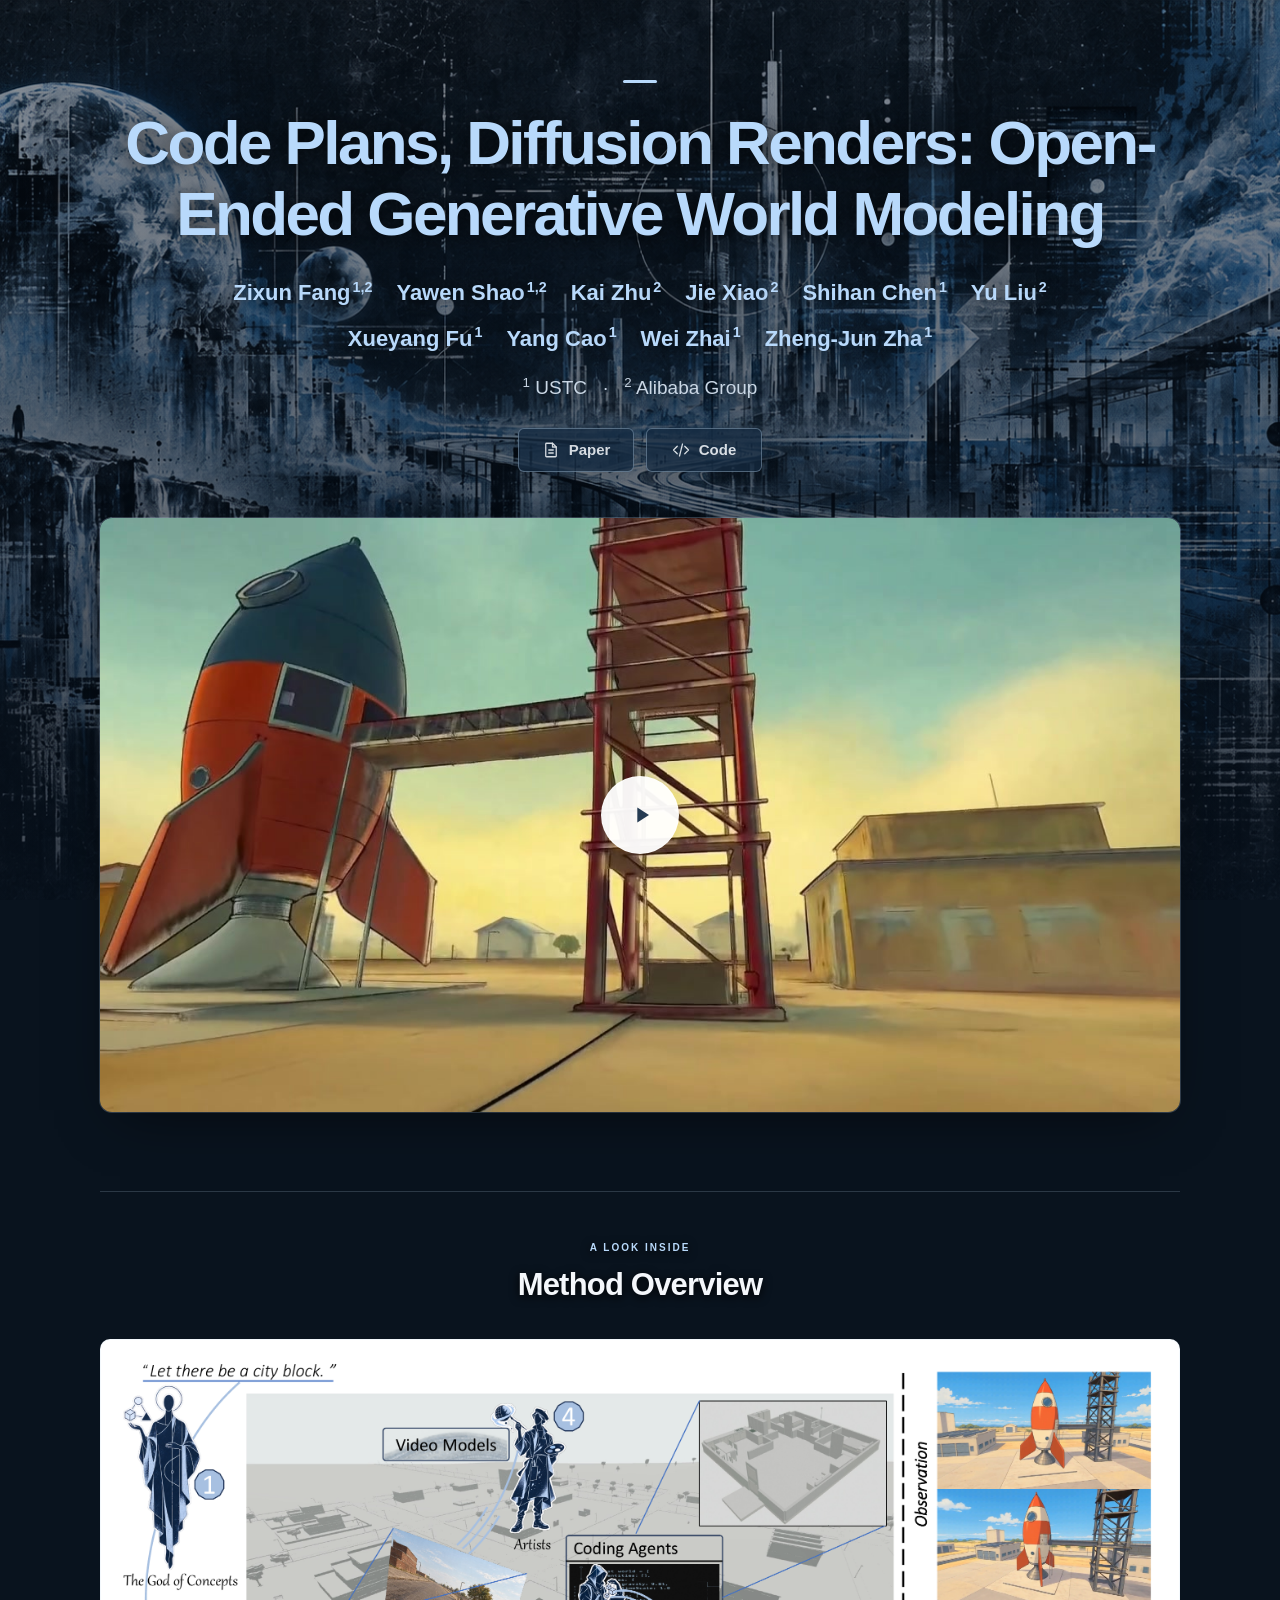
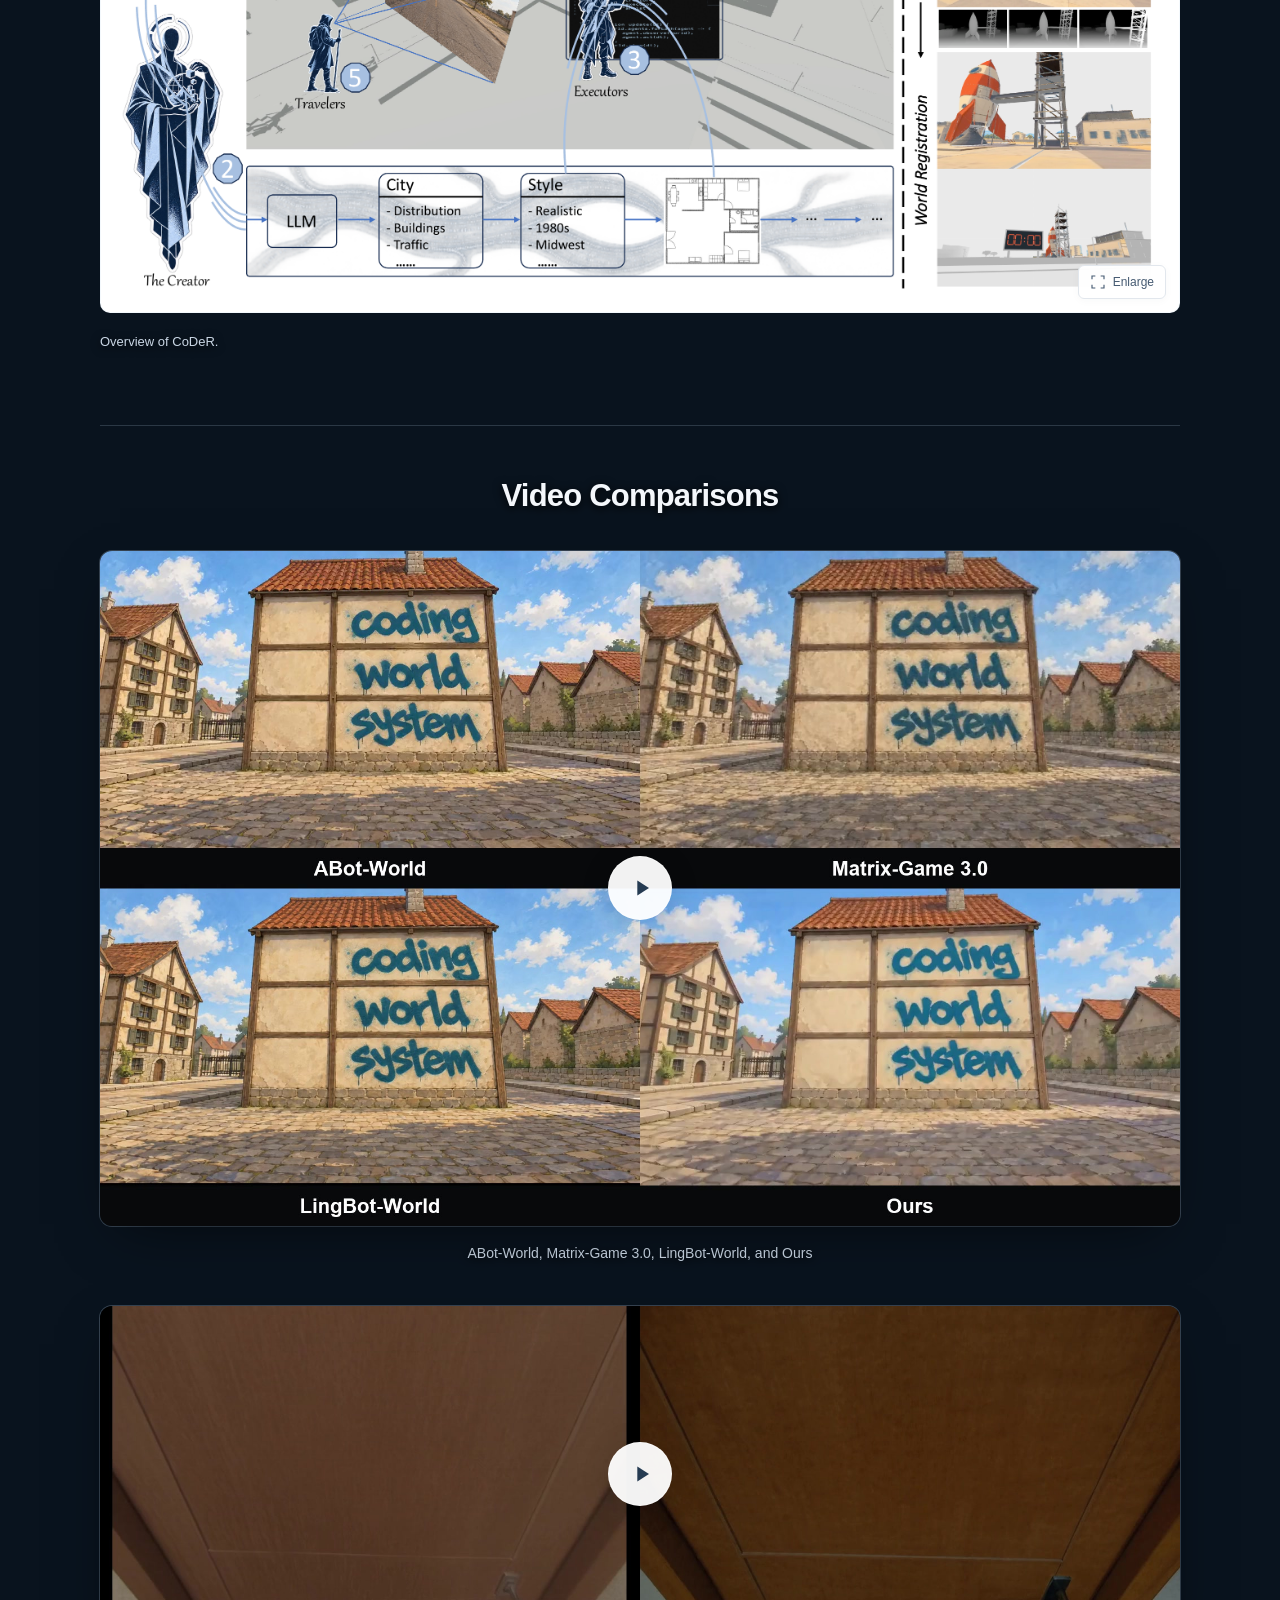
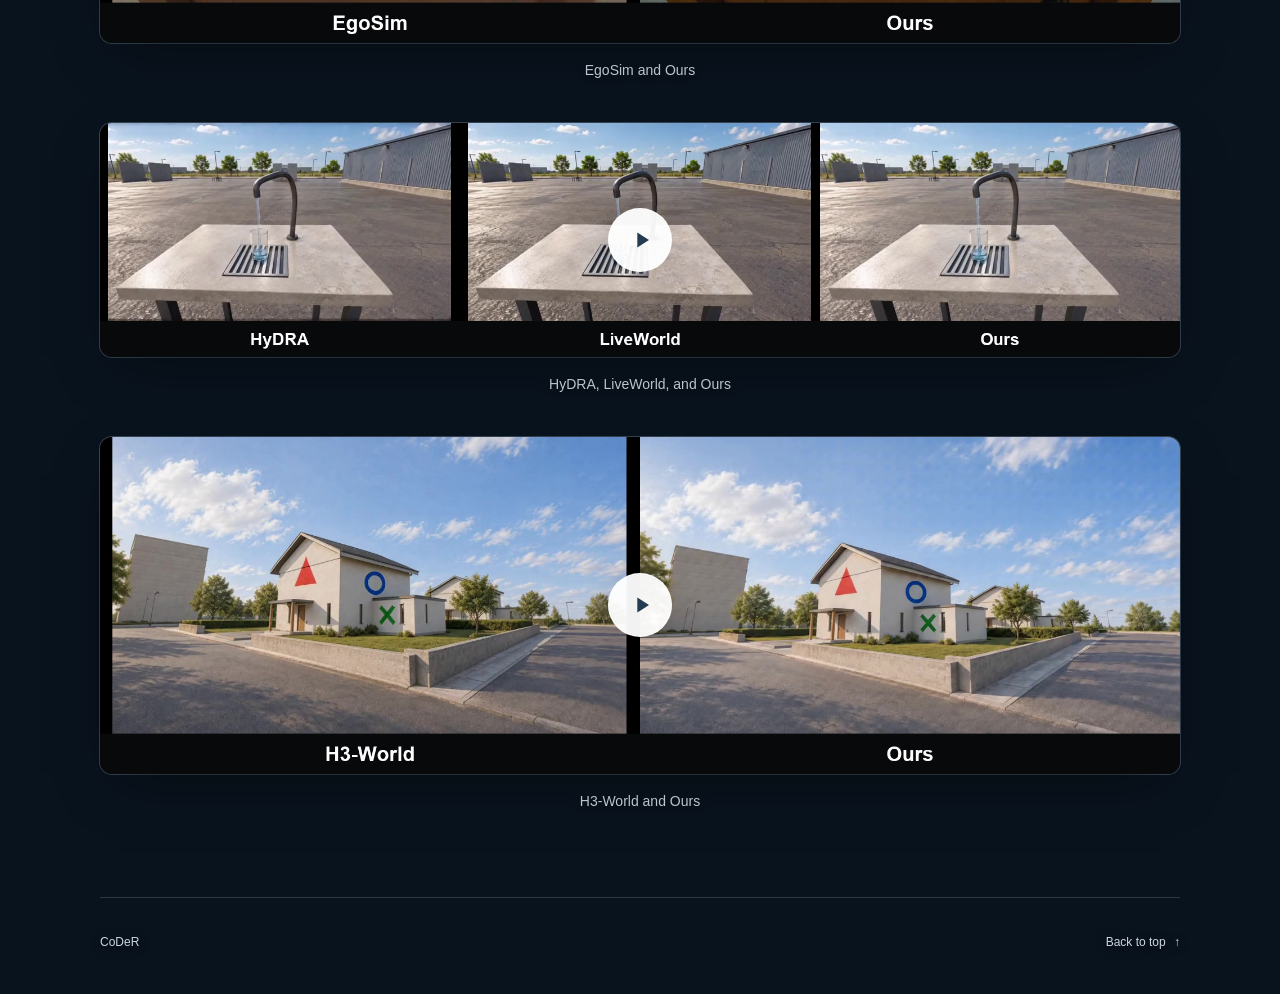
<file: CoDeR.html>
<!doctype html>
<html lang="en">
  <head>
    <meta charset="utf-8">
    <meta name="viewport" content="width=device-width, initial-scale=1">
    <meta name="theme-color" content="#09131e">
    <meta name="description" content="Code Plans, Diffusion Renders: Open-Ended Generative World Modeling — project video and method overview.">
    <title>Code Plans, Diffusion Renders: Open-Ended Generative World Modeling</title>
    <link rel="icon" href="images/favicon.ico" type="image/x-icon">
    <link rel="stylesheet" href="static/CoDeR/css/index.css">
    <script src="static/CoDeR/js/index.js" defer></script>
  </head>
  <body id="top">
    <a class="skip-link" href="#teaser">Skip to project video</a>

    <main class="project">
      <header class="project-header">
        <div class="title-mark" aria-hidden="true"></div>
        <h1><span>Code Plans, Diffusion Renders: Open-Ended Generative World Modeling</span></h1>
        <div class="authors" aria-label="Authors">
          <p class="author-row">
            <span class="author">Zixun Fang<sup>1,2</sup></span>
            <span class="author">Yawen Shao<sup>1,2</sup></span>
            <span class="author">Kai Zhu<sup>2</sup></span>
            <span class="author">Jie Xiao<sup>2</sup></span>
            <span class="author">Shihan Chen<sup>1</sup></span>
            <span class="author">Yu Liu<sup>2</sup></span>
          </p>
          <p class="author-row">
            <span class="author">Xueyang Fu<sup>1</sup></span>
            <span class="author">Yang Cao<sup>1</sup></span>
            <span class="author">Wei Zhai<sup>1</sup></span>
            <span class="author">Zheng-Jun Zha<sup>1</sup></span>
          </p>
        </div>
        <p class="affiliations" aria-label="Affiliations">
          <span><sup>1</sup> USTC</span>
          <span aria-hidden="true">·</span>
          <span><sup>2</sup> Alibaba Group</span>
        </p>
        <div class="project-links" role="group" aria-label="Project resources">
          <button class="resource-button" type="button" disabled title="Coming soon" aria-label="Paper (coming soon)">
            <svg viewBox="0 0 24 24" width="18" height="18" fill="none" stroke="currentColor" stroke-width="1.7" stroke-linecap="round" stroke-linejoin="round" aria-hidden="true"><path d="M14 3H6a1 1 0 0 0-1 1v16a1 1 0 0 0 1 1h12a1 1 0 0 0 1-1V8z"/><path d="M14 3v5h5M9 12h6M9 16h6"/></svg>
            <span>Paper</span>
          </button>
          <button class="resource-button" type="button" disabled title="Coming soon" aria-label="Code (coming soon)">
            <svg viewBox="0 0 24 24" width="18" height="18" fill="none" stroke="currentColor" stroke-width="1.7" stroke-linecap="round" stroke-linejoin="round" aria-hidden="true"><path d="m7 7-5 5 5 5m10-10 5 5-5 5M14 4l-4 16"/></svg>
            <span>Code</span>
          </button>
        </div>
      </header>

      <section id="teaser" class="teaser-section" aria-label="Teaser video">
        <figure>
          <div class="video-frame">
            <video id="teaser-video" controls playsinline preload="none"
              poster="static/CoDeR/images/teaser-poster.jpg" width="1280" height="704"
              aria-label="CoDeR teaser video">
              <source src="static/CoDeR/videos/teaser.mp4" type="video/mp4">
              Your browser does not support embedded video.
              <a href="static/CoDeR/videos/teaser.mp4">Download the teaser video</a>.
            </video>
            <button class="play-button" id="play-teaser" type="button" aria-label="Play teaser video" hidden>
              <svg viewBox="0 0 24 24" width="28" height="28" aria-hidden="true"><path d="M8 5.5v13l10-6.5z" fill="currentColor"/></svg>
            </button>
          </div>
        </figure>
        <p id="video-error" class="video-error" role="status" hidden>
          Unable to play the video in this browser. <a href="static/CoDeR/videos/teaser.mp4" download>Download the video</a> to watch it locally.
        </p>
      </section>

      <section id="method" class="method-section" aria-labelledby="method-title">
        <div class="section-heading">
          <span class="section-eyebrow">A LOOK INSIDE</span>
          <h2 id="method-title">Method Overview</h2>
        </div>
        <figure>
          <a class="method-figure" id="open-method" href="static/CoDeR/images/method.png" target="_blank" rel="noopener"
            aria-label="Enlarge the CoDeR method diagram">
            <img src="static/CoDeR/images/method.png" alt="CoDeR method diagram: concepts guide an LLM creator; coding agents construct the world, video models act as artists, and travelers observe it. The right panel shows observation and world registration."
              width="2560" height="1323" loading="lazy" decoding="async">
            <span class="expand-hint" aria-hidden="true">
              <svg viewBox="0 0 24 24" width="16" height="16" fill="none" stroke="currentColor" stroke-width="1.7"><path d="M8 3H3v5m13-5h5v5M3 16v5h5m13-5v5h-5"/></svg>
              Enlarge
            </span>
          </a>
          <figcaption class="method-caption">
            <span>Overview of CoDeR.</span>
          </figcaption>
        </figure>
      </section>
      <section id="comparisons" class="comparisons-section" aria-labelledby="comparisons-title">
        <div class="section-heading">
          <h2 id="comparisons-title">Video Comparisons</h2>
        </div>
        <div class="comparison-list">
          <figure class="comparison-item">
            <div class="video-frame">
              <video class="comparison-video" controls playsinline preload="none"
                poster="static/CoDeR/images/supplementary/video1-poster.jpg" width="1920" height="1200"
                aria-label="Comparison with ABot-World, Matrix-Game 3.0, and LingBot-World" aria-describedby="video1-caption">
                <source src="static/CoDeR/videos/supplementary/video1.mp4" type="video/mp4">
                Your browser does not support embedded video. <a href="static/CoDeR/videos/supplementary/video1.mp4">Download video 1</a>.
              </video>
            </div>
            <figcaption id="video1-caption" class="comparison-caption">ABot-World, Matrix-Game 3.0, LingBot-World, and Ours</figcaption>
          </figure>
          <figure class="comparison-item">
            <div class="video-frame">
              <video class="comparison-video" controls playsinline preload="none"
                poster="static/CoDeR/images/supplementary/video2-poster.jpg" width="1920" height="600"
                aria-label="Comparison with EgoSim" aria-describedby="video2-caption">
                <source src="static/CoDeR/videos/supplementary/video2.mp4" type="video/mp4">
                Your browser does not support embedded video. <a href="static/CoDeR/videos/supplementary/video2.mp4">Download video 2</a>.
              </video>
            </div>
            <figcaption id="video2-caption" class="comparison-caption">EgoSim and Ours</figcaption>
          </figure>
          <figure class="comparison-item">
            <div class="video-frame">
              <video class="comparison-video" controls playsinline preload="none"
                poster="static/CoDeR/images/supplementary/video3-poster.jpg" width="1920" height="416"
                aria-label="Comparison with HyDRA and LiveWorld" aria-describedby="video3-caption">
                <source src="static/CoDeR/videos/supplementary/video3.mp4" type="video/mp4">
                Your browser does not support embedded video. <a href="static/CoDeR/videos/supplementary/video3.mp4">Download video 3</a>.
              </video>
            </div>
            <figcaption id="video3-caption" class="comparison-caption">HyDRA, LiveWorld, and Ours</figcaption>
          </figure>
          <figure class="comparison-item">
            <div class="video-frame">
              <video class="comparison-video" controls playsinline preload="none"
                poster="static/CoDeR/images/supplementary/video4-poster.jpg" width="1920" height="600"
                aria-label="Comparison with H3-World" aria-describedby="video4-caption">
                <source src="static/CoDeR/videos/supplementary/video4.mp4" type="video/mp4">
                Your browser does not support embedded video. <a href="static/CoDeR/videos/supplementary/video4.mp4">Download video 4</a>.
              </video>
            </div>
            <figcaption id="video4-caption" class="comparison-caption">H3-World and Ours</figcaption>
          </figure>
        </div>
      </section>
    </main>

    <footer class="site-footer">
      <span>CoDeR</span>
      <a href="#top">Back to top <span aria-hidden="true">↑</span></a>
    </footer>

    <dialog id="method-dialog" aria-labelledby="dialog-title">
      <div class="dialog-toolbar">
        <h2 id="dialog-title">Method Overview</h2>
        <div class="dialog-actions">
          <button type="button" id="zoom-method" class="dialog-action" aria-pressed="false">Zoom in</button>
          <a class="dialog-action" href="static/CoDeR/pdfs/method.pdf" target="_blank" rel="noopener">PDF <span aria-hidden="true">↗</span></a>
          <button type="button" id="close-method" class="close-button" aria-label="Close method diagram" autofocus>
            <svg viewBox="0 0 24 24" width="20" height="20" fill="none" stroke="currentColor" stroke-width="1.7" aria-hidden="true"><path d="m6 6 12 12M6 18 18 6"/></svg>
          </button>
        </div>
      </div>
      <div class="dialog-image-container">
        <img src="static/CoDeR/images/method.png" width="2560" height="1323" alt="Enlarged CoDeR method diagram">
      </div>
    </dialog>
  </body>
</html>
</file>
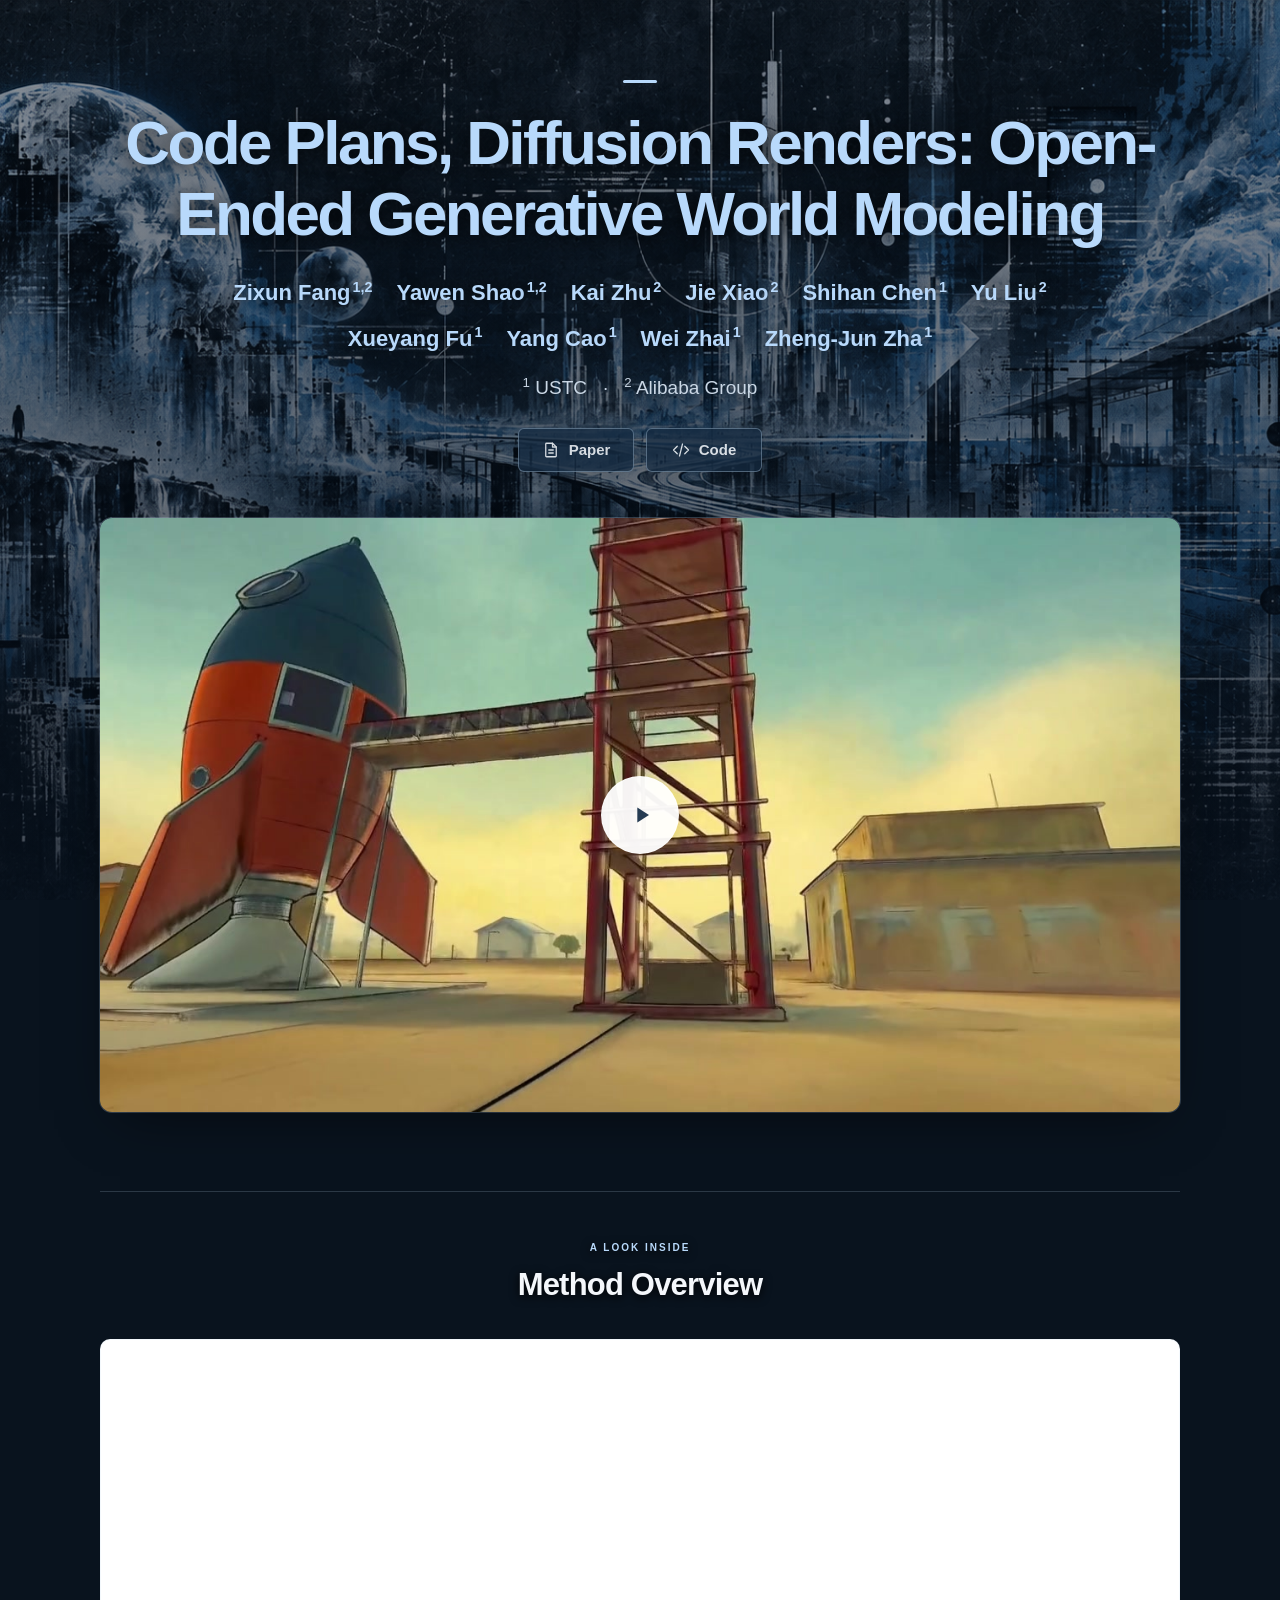
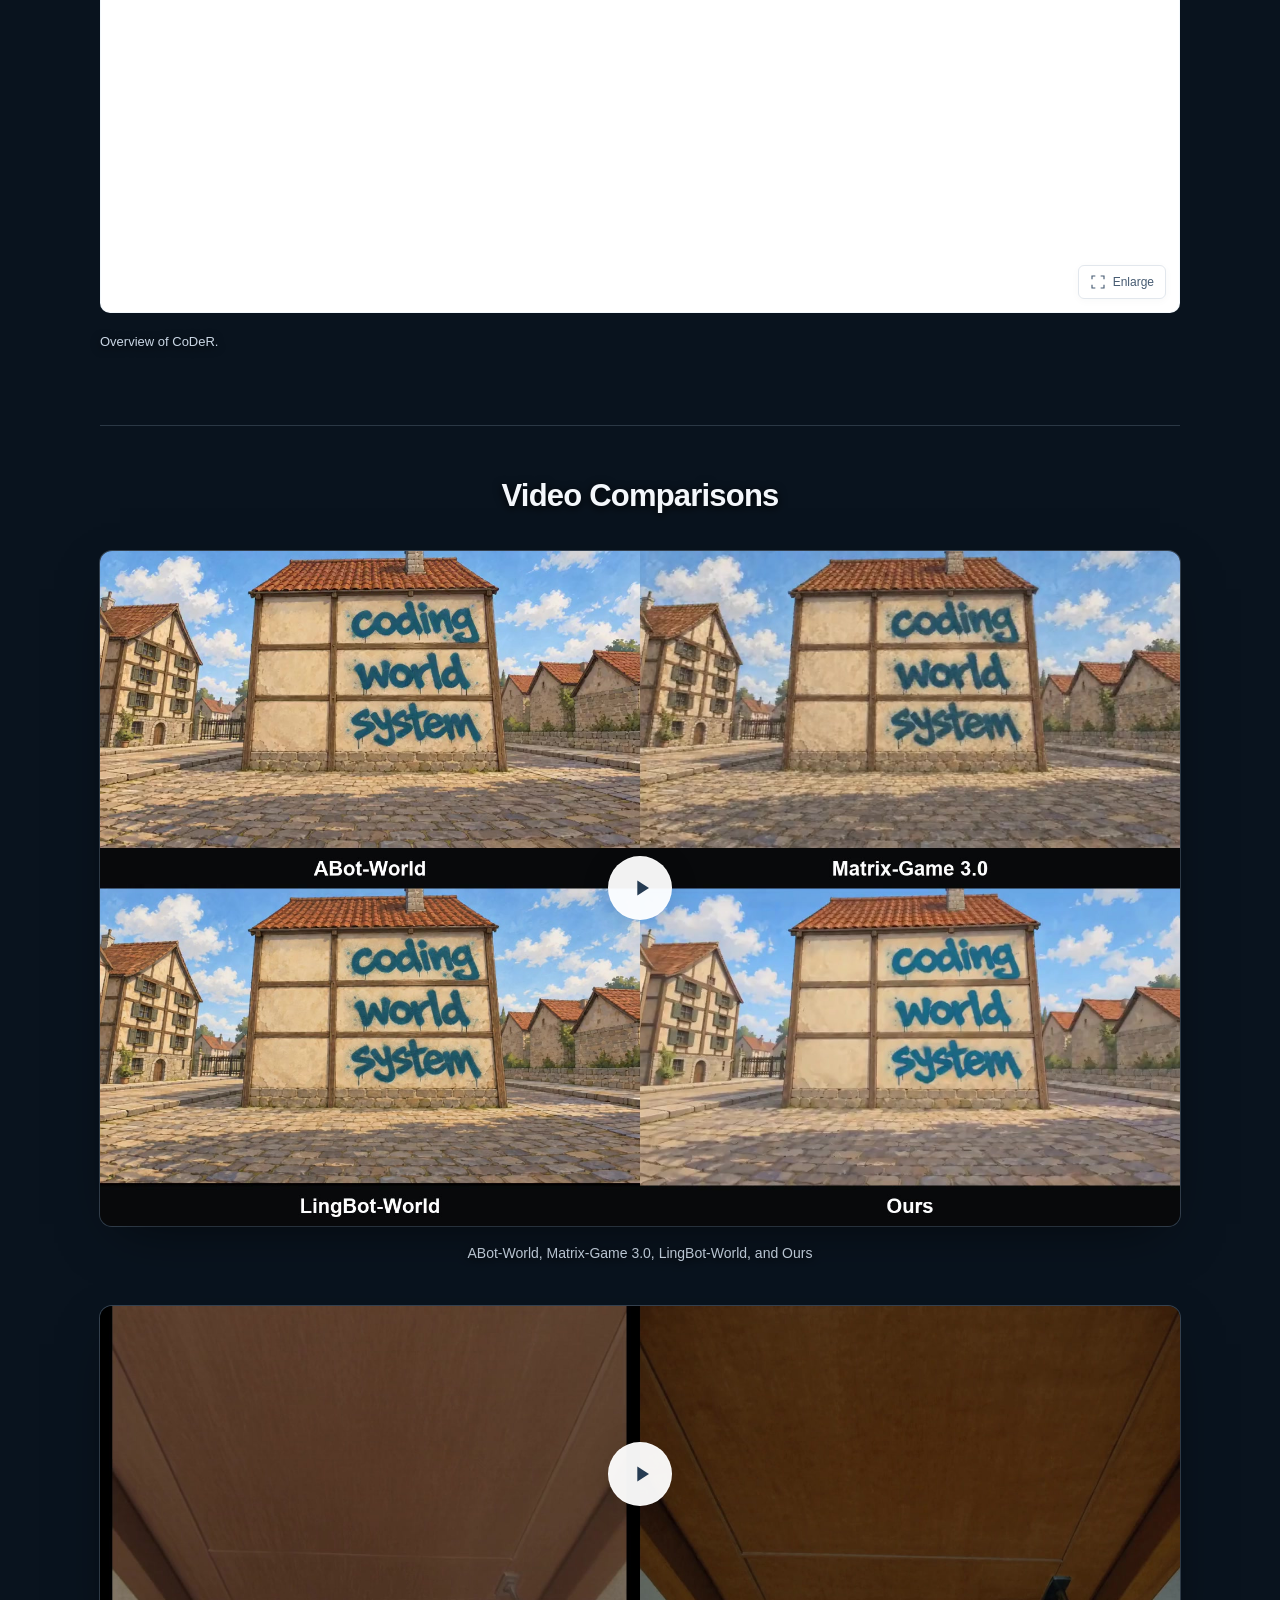
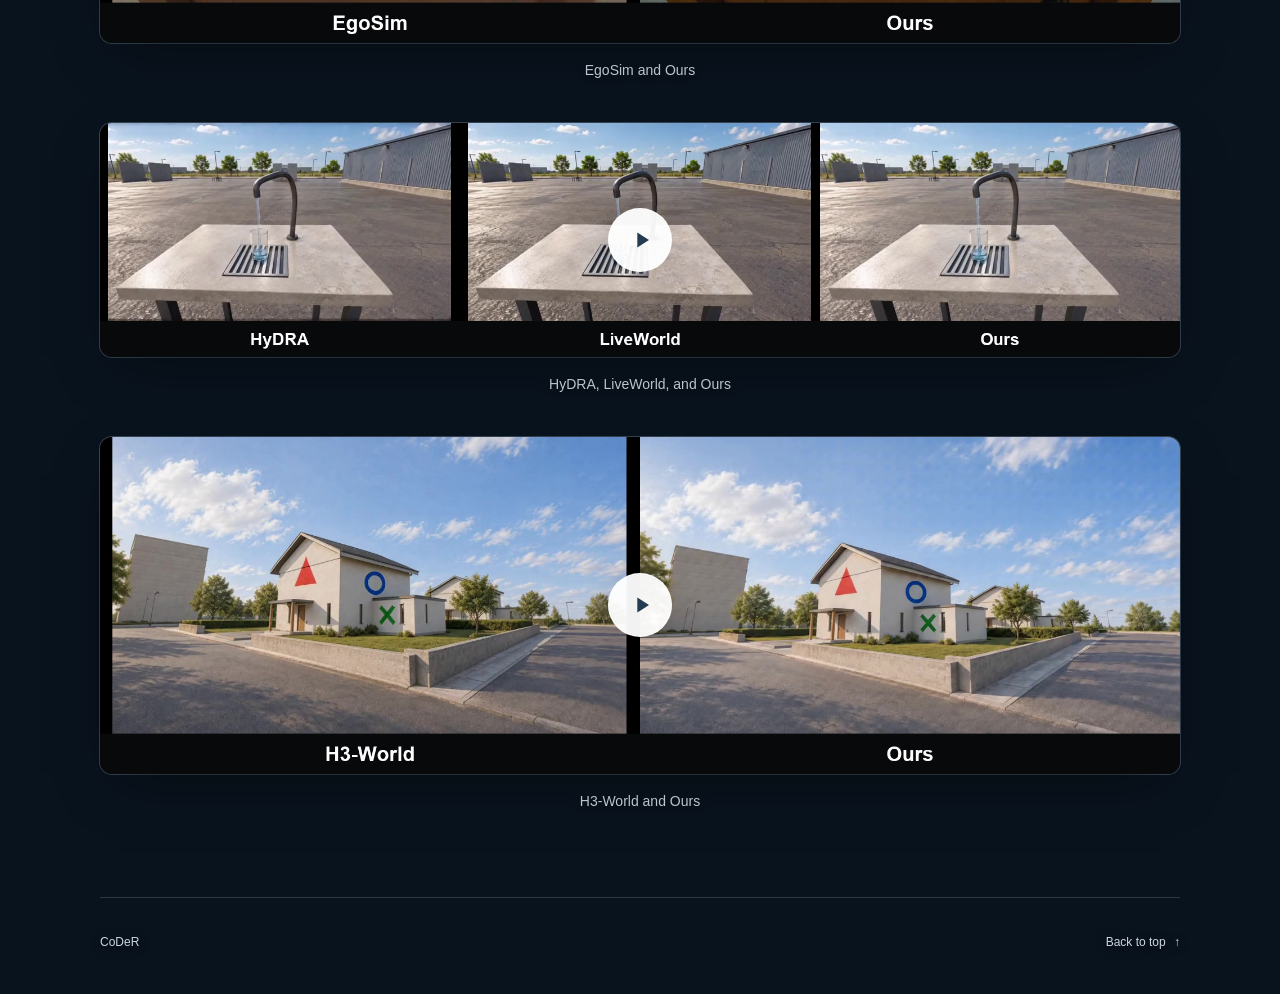
<file: CodingWorldSystem.html>
<!doctype html>
<html lang="en">
  <head>
    <meta charset="utf-8">
    <meta name="viewport" content="width=device-width, initial-scale=1">
    <meta http-equiv="refresh" content="0; url=CoDeR.html">
    <link rel="canonical" href="CoDeR.html">
    <title>CoDeR</title>
  </head>
  <body>
    <p>This project is now called CoDeR. <a href="CoDeR.html">Visit the CoDeR project page</a>.</p>
  </body>
</html>
</file>
<file: static/CoDeR/css/index.css>
:root {
  color-scheme: dark;
  --ink: #f4f7fb;
  --muted: #cad7e5;
  --blue: #b8d9fb;
  --line: #c0d7ed30;
  --width: 1080px;
  font-family: -apple-system, BlinkMacSystemFont, "Segoe UI", Arial, sans-serif;
  color: var(--ink);
  background: #09131e;
  font-synthesis: none;
  -webkit-font-smoothing: antialiased;
}

* { box-sizing: border-box; }
html { scroll-behavior: smooth; scroll-padding-top: 32px; }
body { margin: 0; min-height: 100vh; isolation: isolate; }
body::before {
  content: "";
  position: fixed;
  inset: 0;
  z-index: -1;
  pointer-events: none;
  background: linear-gradient(180deg, #06101d70 0%, #06101d94 55%, #06101db8 100%), url("../images/background.png") center / cover no-repeat;
}
button, a { -webkit-tap-highlight-color: transparent; }
button { font: inherit; cursor: pointer; }
a { color: inherit; text-underline-offset: 4px; }
button, a { touch-action: manipulation; }
:focus-visible { outline: 3px solid #6b9ac8; outline-offset: 5px; }
[hidden] { display: none !important; }
figure, p { margin: 0; }

.skip-link {
  position: fixed;
  left: 16px;
  top: 12px;
  z-index: 10;
  padding: 12px 18px;
  background: #fff;
  color: #202630;
  transform: translateY(-160%);
}
.skip-link:focus { transform: translateY(0); }
.project, .site-footer { width: min(var(--width), calc(100% - 64px)); margin-inline: auto; }
.project-header { padding: 80px 0 46px; text-align: center; text-shadow: 0 2px 20px #000b; }
.title-mark { width: 34px; height: 3px; margin: 0 auto 25px; border-radius: 3px; background: var(--blue); }
h1 { margin: 0; font-size: clamp(36px, 5.2vw, 62px); font-weight: 650; line-height: 1.14; letter-spacing: -2.6px; text-wrap: balance; }
h1 span { color: var(--blue); }
.authors { margin-top: 25px; display: flex; flex-direction: column; gap: 8px; font-size: 22px; font-weight: 600; line-height: 1.7; color: var(--blue); }
.author-row { display: flex; flex-wrap: wrap; justify-content: center; align-items: baseline; gap: 8px 24px; }
.author { white-space: nowrap; }
.author sup { margin-left: 2px; font-size: .65em; line-height: 0; }
.affiliations { margin-top: 16px; display: flex; flex-wrap: wrap; justify-content: center; gap: 8px 16px; color: var(--muted); font-size: 19px; line-height: 1.6; }
.affiliations sup { font-size: .7em; line-height: 0; }
.project-links { display: flex; flex-wrap: wrap; justify-content: center; gap: 12px; margin-top: 24px; }
.resource-button { display: inline-flex; align-items: center; justify-content: center; gap: 9px; min-width: 116px; min-height: 44px; padding: 10px 18px; border: 1px solid #bfd9f06b; border-radius: 6px; background: #162b41e6; color: var(--ink); font-size: 15px; font-weight: 600; line-height: 1.4; text-decoration: none; text-shadow: none; box-shadow: 0 3px 16px #0002; }
.resource-button svg { flex: none; }
.resource-button:disabled { cursor: not-allowed; opacity: .85; }
.resource-button:not(:disabled):hover { background: #284663; border-color: var(--blue); }

.video-frame { position: relative; overflow: hidden; isolation: isolate; border-radius: 12px; background: #17212d; box-shadow: 0 18px 54px -20px #0009, 0 0 0 1px #c0d7ed40; }
video { display: block; width: 100%; height: auto; aspect-ratio: 20 / 11; }
.play-button { position: absolute; left: 50%; top: 50%; width: 78px; height: 78px; display: grid; place-items: center; padding: 0; border: 1px solid #ffffff80; border-radius: 50%; color: #253b52; background: #fffffff2; box-shadow: 0 4px 30px #0002; transform: translate(-50%, -50%); transition: background 160ms, box-shadow 160ms; }
.play-button svg { margin-left: 4px; }
.play-button:hover { background: #fff; box-shadow: 0 4px 36px #0004, 0 0 0 7px #ffffff24; }
.play-button:disabled { cursor: progress; opacity: .7; }
.method-caption, .section-heading, .site-footer { text-shadow: 0 2px 10px #000; }
.video-error { margin-top: 16px; font-size: 14px; color: var(--muted); line-height: 1.7; }

.method-section { margin-top: 79px; padding-top: 45px; border-top: 1px solid var(--line); }
.section-heading { margin-bottom: 34px; text-align: center; }
.section-eyebrow { color: var(--blue); font-size: 10px; font-weight: 650; letter-spacing: 2px; }
h2 { margin: 10px 0 0; font-size: 31px; line-height: 1.3; font-weight: 600; letter-spacing: -.8px; }
.method-figure { position: relative; display: block; padding: 16px; border: 1px solid var(--line); border-radius: 10px; background: #fff; cursor: zoom-in; transition: border-color 160ms; }
.method-figure:hover { border-color: #aabdd1; }
.method-figure img { display: block; width: 100%; height: auto; }
.expand-hint { position: absolute; right: 13px; bottom: 13px; display: flex; align-items: center; gap: 7px; padding: 8px 11px; border: 1px solid #e2e7ed; border-radius: 6px; background: #fffffff5; color: #465b72; font-size: 12px; box-shadow: 0 2px 8px #25344a08; }
.method-caption { display: flex; justify-content: space-between; gap: 12px 24px; margin-top: 18px; font-size: 13px; line-height: 1.7; color: var(--muted); }
.text-link { color: var(--blue); text-decoration: none; white-space: nowrap; }
.text-link:hover { text-decoration: underline; }
.comparisons-section { margin-top: 72px; padding-top: 40px; border-top: 1px solid var(--line); }
.comparison-list { display: grid; gap: 40px; }
.comparison-item { min-width: 0; }
.comparison-video { aspect-ratio: auto; object-fit: contain; }
.comparison-item .play-button { width: 64px; height: 64px; }
.comparison-caption { margin-top: 16px; color: var(--muted); font-size: 14px; line-height: 1.7; text-align: center; text-shadow: 0 2px 10px #000; }
.site-footer { display: flex; justify-content: space-between; align-items: center; gap: 16px; margin-top: 83px; padding: 25px 0 32px; border-top: 1px solid var(--line); color: var(--muted); font-size: 12px; line-height: 1.6; }
.site-footer a { padding-block: 10px; text-decoration: none; }
.site-footer a:hover { color: var(--blue); }
.site-footer a span { margin-left: 5px; }

body.modal-open { overflow: hidden; }
dialog { --ink: #202630; --muted: #6e7683; --blue: #42678e; --line: #e9ecf0; color-scheme: light; width: min(1560px, calc(100% - 48px)); max-width: none; max-height: calc(100dvh - 48px); margin: auto; padding: 0; overflow: hidden; border: 1px solid #dfe5ec; border-radius: 12px; background: #fff; color: var(--ink); box-shadow: 0 30px 100px #0003; }
dialog::backdrop { background: #111b2db3; backdrop-filter: blur(5px); }
.dialog-toolbar { display: flex; justify-content: space-between; align-items: center; gap: 12px; padding: 14px 20px; border-bottom: 1px solid var(--line); }
.dialog-toolbar h2 { margin: 0; font-size: 16px; letter-spacing: -.2px; }
.dialog-actions { display: flex; align-items: center; gap: 10px; }
.dialog-action { display: inline-flex; justify-content: center; align-items: center; min-height: 40px; padding: 7px 12px; border: 1px solid var(--line); border-radius: 6px; color: var(--blue); background: #fff; font-size: 13px; text-decoration: none; white-space: nowrap; }
.dialog-action:hover, .close-button:hover { background: #f1f5f9; }
.close-button { width: 40px; height: 40px; display: grid; place-items: center; padding: 0; border: 0; border-radius: 6px; background: #fff; color: var(--muted); }
.dialog-image-container { max-height: calc(100dvh - 132px); overflow: auto; padding: 20px; overscroll-behavior: contain; }
.dialog-image-container img { display: block; width: 100%; height: auto; margin-inline: auto; }
.dialog-image-container.is-zoomed img { width: 2560px; max-width: none; }

@media (min-width: 1600px) { .project-header { padding-top: 100px; } }
@media (max-width: 680px) {
  .project, .site-footer { width: calc(100% - 36px); }
  .project-header { padding: 49px 0 30px; }
  .title-mark { width: 28px; margin-bottom: 20px; }
  h1 { max-width: 460px; margin-inline: auto; font-size: clamp(34px, 7.4vw, 46px); letter-spacing: -1.4px; }
  .authors { font-size: 18px; margin-top: 20px; }
  .author-row { column-gap: 18px; }
  .affiliations { font-size: 16px; margin-top: 14px; }
  .video-frame { border-radius: 8px; }
  .play-button { width: 58px; height: 58px; }
  .play-button svg { width: 24px; height: 24px; }
  .method-section { margin-top: 48px; padding-top: 32px; }
  .comparisons-section { margin-top: 48px; padding-top: 32px; }
  .comparison-list { gap: 28px; }
  .comparison-caption { font-size: 12px; margin-top: 12px; }
  .comparison-item .play-button { width: 44px; height: 44px; }
  .section-heading { margin-bottom: 25px; }
  h2 { font-size: 27px; }
  .method-figure { padding: 6px 6px 38px; border-radius: 8px; }
  .expand-hint { bottom: 7px; right: 7px; font-size: 11px; padding: 6px 8px; }
  .method-caption { flex-direction: column; align-items: center; gap: 6px; text-align: center; font-size: 12px; margin-top: 14px; }
  .site-footer { margin-top: 46px; font-size: 11px; padding: 19px 0 25px; }
  dialog { width: calc(100% - 20px); max-height: calc(100dvh - 20px); border-radius: 8px; }
  .dialog-toolbar { padding: 10px; flex-wrap: wrap; }
  .dialog-toolbar h2 { font-size: 14px; }
  .dialog-actions { gap: 5px; }
  .dialog-action { padding-inline: 9px; font-size: 12px; }
  .dialog-image-container { padding: 10px; max-height: calc(100dvh - 132px); }
}

@media (prefers-reduced-motion: reduce) {
  html { scroll-behavior: auto; }
  *, *::before, *::after { transition: none !important; }
}
</file>
